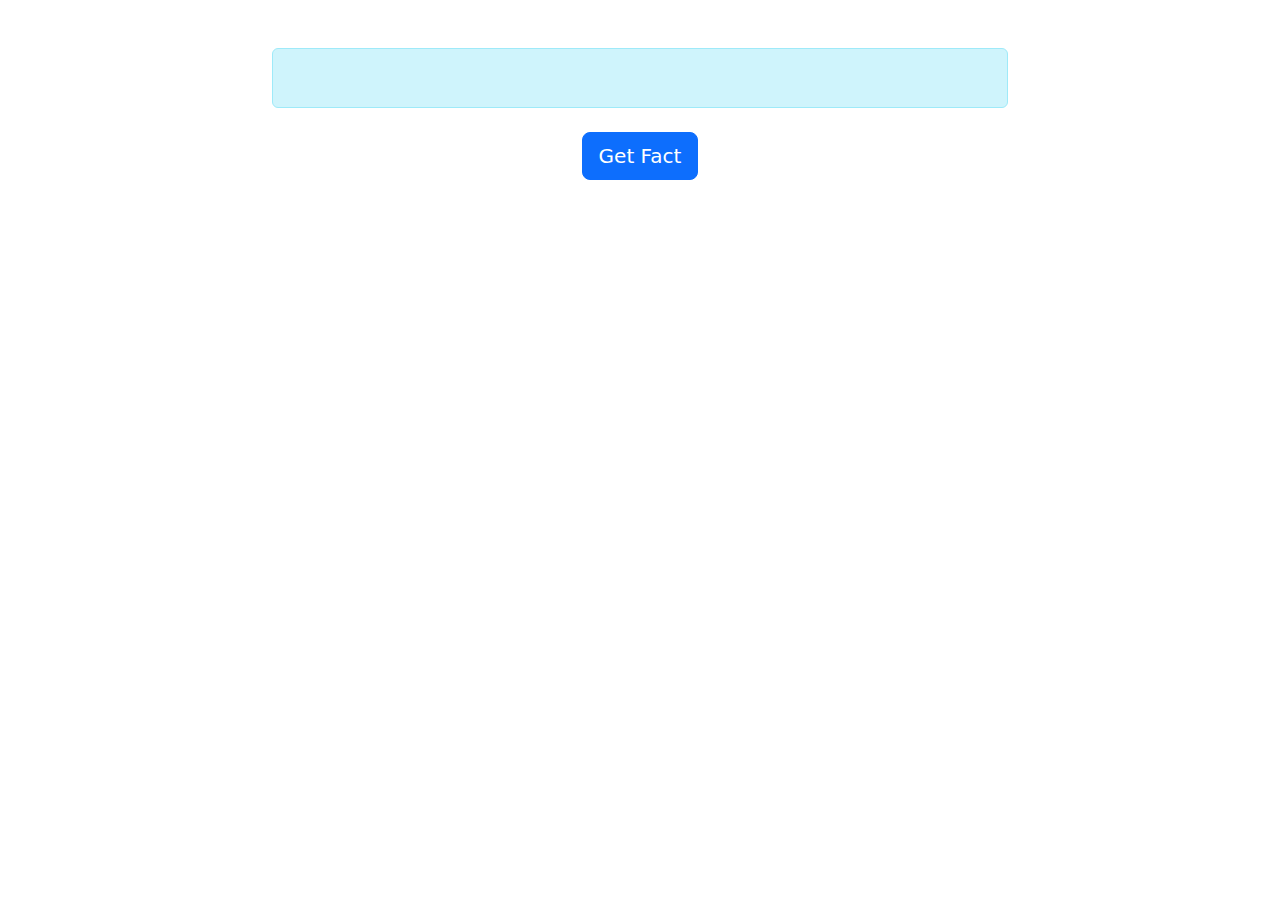
<file: JS/APIs/index.html>
<!DOCTYPE html>
<html lang="en">
<head>
    <meta charset="UTF-8">
    <meta name="viewport" content="width=device-width, initial-scale=1.0">
    <link rel="stylesheet" href="https://cdn.jsdelivr.net/npm/bootstrap@5.3.7/dist/css/bootstrap.min.css">
    <title>Document</title>
</head>
<body>
    <div class="container">
        <div class="row justify-content-center mt-5">
            <div class="col-md-8">
                <div id="fact" class="alert alert-info text-center mb-4" style="min-height: 60px;"></div>
                <div class="d-flex justify-content-center">
                    <button class="getFact btn btn-primary btn-lg">Get Fact</button>
                </div>
            </div>
        </div>
    </div>
    <script src="https://cdn.jsdelivr.net/npm/bootstrap@5.3.7/dist/js/bootstrap.bundle.min.js"></script>
    <script src="script.js"></script>
    
</body>
</html>
</file>
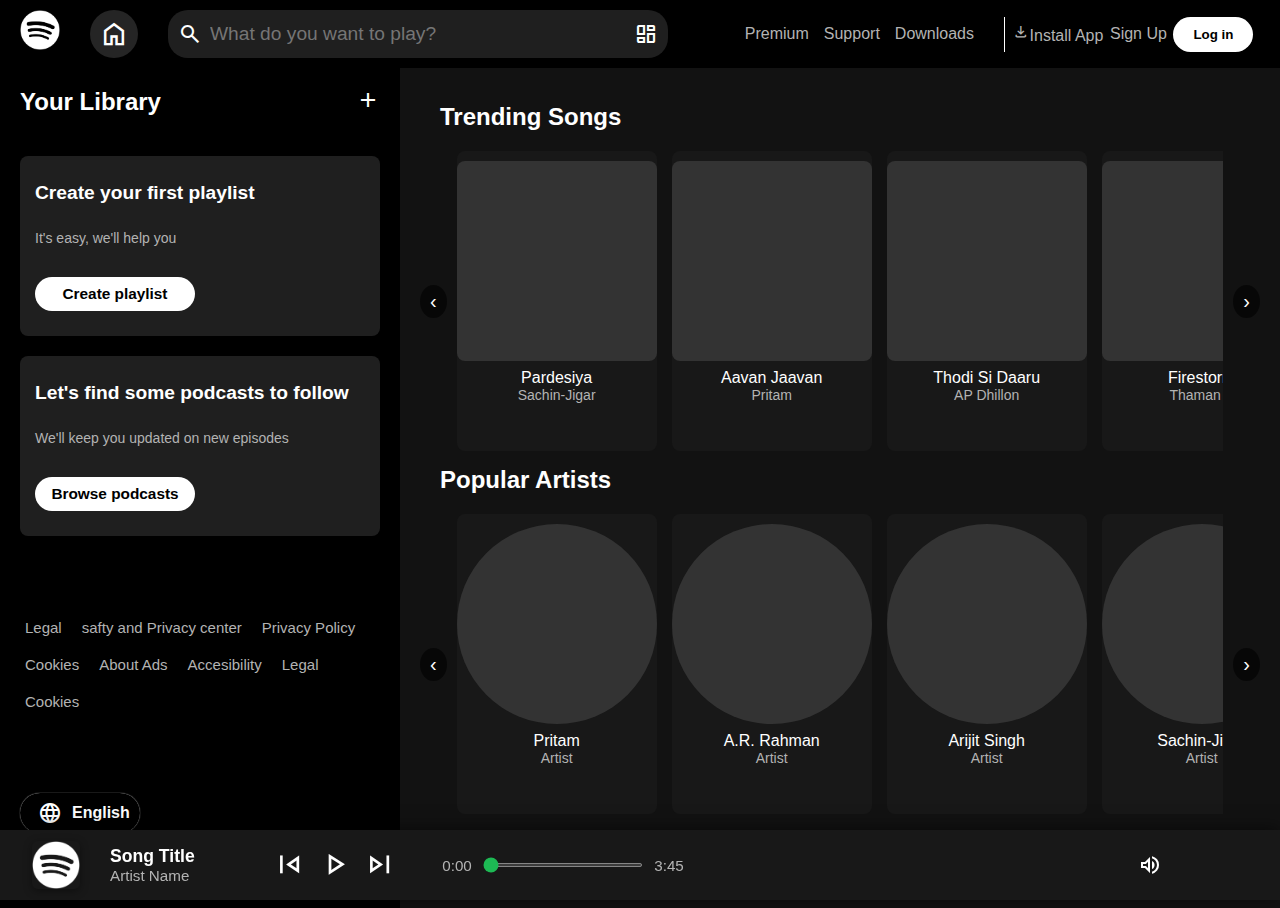
<file: PROJECTS/spotify clone/index.html>
<!DOCTYPE html>
<html lang="en">
  <head>
    <meta charset="UTF-8" />
    <meta name="viewport" content="width=device-width, initial-scale=1.0" />
    <title>Spotify Clone</title>
    <link
      href="https://fonts.googleapis.com/css2?family=Material+Symbols+Outlined"
      rel="stylesheet"
    />
    <link rel="stylesheet" href="style.css" />
  </head>
  <body>
    <header>
      <nav>
        <div class="logo"></div>
        <div class="home">
          <span class="material-symbols-outlined">home</span>
        </div>
        <div class="search-box">
          <span class="material-symbols-outlined">search</span>
          <input type="text" placeholder="What do you want to play?" />
          <span class="material-symbols-outlined">Browse</span>
        </div>
        <div class="navlinks">
          <a href="#">Premium</a>
          <a href="#">Support</a>
          <a href="#">Downloads</a>
        </div>
        <div id="right-links">
          <a href="#"
            ><span class="material-symbols-outlined download-btn">download</span
            >Install App</a>
          <a href="#">Sign Up</a>
          <button class="btn login">Log in</button>
        </div>
      </nav>
    </header>

    <main>
      <aside class="sidebar">
        <div class="library">
          <h2>Your Library</h2>
          <span class="material-symbols-outlined">add</span>
        </div>
        <div class="panels">
          <div class="panel">
            <strong>Create your first playlist</strong>
            <p class="muted">It's easy, we'll help you</p>
            <button>Create playlist</button>
          </div>
          <div class="panel">
            <strong>Let's find some podcasts to follow</strong>
            <p class="muted">We'll keep you updated on new episodes</p>
            <button>Browse podcasts</button>
          </div>
        </div>
        <div class="footlinks">
          <a href="#">Legal</a>
          <a href="#">safty and Privacy center</a>
          <a href="#">Privacy Policy</a>
          <a href="#">Cookies</a>
          <a href="#">About Ads</a>
          <a href="#">Accesibility</a>
          <a href="#">Legal</a>
          <a href="#">Cookies</a>
        </div>
        <div class="btn language">
          <span class="material-symbols-outlined">language</span>
          <p>English</p>
        </div>
      </aside>

      <section class="songArea">
        <h2>Trending Songs</h2>
        <div class="scroll-wrapper">
          <button id="trendingLeft" class="scroll-btn">&#8249;</button>
          <div class="scroll-row" id="trendingSongs">
            <div class="card">
              <div class="cover"></div>
              <div>Pardesiya</div>
              <div class="muted">Sachin-Jigar</div>
            </div>
            <div class="card">
              <div class="cover"></div>
              <div>Aavan Jaavan</div>
              <div class="muted">Pritam</div>
            </div>
            <div class="card">
              <div class="cover"></div>
              <div>Thodi Si Daaru</div>
              <div class="muted">AP Dhillon</div>
            </div>
            <div class="card">
              <div class="cover"></div>
              <div>Firestorm</div>
              <div class="muted">Thaman S</div>
            </div>
            <div class="card">
              <div class="cover"></div>
              <div>MF Gabhrul</div>
              <div class="muted">Karan Aujla</div>
            </div>
            <div class="card">
              <div class="cover"></div>
              <div>Pardesiya</div>
              <div class="muted">Sachin-Jigar</div>
            </div>
            <div class="card">
              <div class="cover"></div>
              <div>Aavan Jaavan</div>
              <div class="muted">Pritam</div>
            </div>
            <div class="card">
              <div class="cover"></div>
              <div>Thodi Si Daaru</div>
              <div class="muted">AP Dhillon</div>
            </div>
            <div class="card">
              <div class="cover"></div>
              <div>Firestorm</div>
              <div class="muted">Thaman S</div>
            </div>
            <div class="card">
              <div class="cover"></div>
              <div>MF Gabhrul</div>
              <div class="muted">Karan Aujla</div>
            </div>
            <div class="card">
              <div class="cover"></div>
              <div>Pardesiya</div>
              <div class="muted">Sachin-Jigar</div>
            </div>
            <div class="card">
              <div class="cover"></div>
              <div>Aavan Jaavan</div>
              <div class="muted">Pritam</div>
            </div>
            <div class="card">
              <div class="cover"></div>
              <div>Thodi Si Daaru</div>
              <div class="muted">AP Dhillon</div>
            </div>
            <div class="card">
              <div class="cover"></div>
              <div>Firestorm</div>
              <div class="muted">Thaman S</div>
            </div>
            <div class="card">
              <div class="cover"></div>
              <div>MF Gabhrul</div>
              <div class="muted">Karan Aujla</div>
            </div>
            <div class="card">
              <div class="cover"></div>
              <div>Pardesiya</div>
              <div class="muted">Sachin-Jigar</div>
            </div>
            <div class="card">
              <div class="cover"></div>
              <div>Aavan Jaavan</div>
              <div class="muted">Pritam</div>
            </div>
            <div class="card">
              <div class="cover"></div>
              <div>Thodi Si Daaru</div>
              <div class="muted">AP Dhillon</div>
            </div>
            <div class="card">
              <div class="cover"></div>
              <div>Firestorm</div>
              <div class="muted">Thaman S</div>
            </div>
            <div class="card">
              <div class="cover"></div>
              <div>MF Gabhrul</div>
              <div class="muted">Karan Aujla</div>
            </div>
            <div class="card">
              <div class="cover"></div>
              <div>Pardesiya</div>
              <div class="muted">Sachin-Jigar</div>
            </div>
            <div class="card">
              <div class="cover"></div>
              <div>Aavan Jaavan</div>
              <div class="muted">Pritam</div>
            </div>
            <div class="card">
              <div class="cover"></div>
              <div>Thodi Si Daaru</div>
              <div class="muted">AP Dhillon</div>
            </div>
            <div class="card">
              <div class="cover"></div>
              <div>Firestorm</div>
              <div class="muted">Thaman S</div>
            </div>
            <div class="card">
              <div class="cover"></div>
              <div>MF Gabhrul</div>
              <div class="muted">Karan Aujla</div>
            </div>
          </div>
          <button id="trendingRight" class="scroll-btn">&#8250;</button>
        </div>

        <h2>Popular Artists</h2>
        <div class="scroll-wrapper">
          <button id="artistLeft" class="scroll-btn">&#8249;</button>
          <div class="scroll-row" id="popularArtists">
            <div class="card">
              <div class="circle"></div>
              <div>Pritam</div>
              <div class="muted">Artist</div>
            </div>
            <div class="card">
              <div class="circle"></div>
              <div>A.R. Rahman</div>
              <div class="muted">Artist</div>
            </div>
            <div class="card">
              <div class="circle"></div>
              <div>Arijit Singh</div>
              <div class="muted">Artist</div>
            </div>
            <div class="card">
              <div class="circle"></div>
              <div>Sachin-Jigar</div>
              <div class="muted">Artist</div>
            </div>
            <div class="card">
              <div class="circle"></div>
              <div>Vishal-Shekhar</div>
              <div class="muted">Artist</div>
            </div>
            <div class="card">
              <div class="circle"></div>
              <div>Atif Aslam</div>
              <div class="muted">Artist</div>
            </div>
            <div class="card">
              <div class="circle"></div>
              <div>Pritam</div>
              <div class="muted">Artist</div>
            </div>
            <div class="card">
              <div class="circle"></div>
              <div>A.R. Rahman</div>
              <div class="muted">Artist</div>
            </div>
            <div class="card">
              <div class="circle"></div>
              <div>Arijit Singh</div>
              <div class="muted">Artist</div>
            </div>
            <div class="card">
              <div class="circle"></div>
              <div>Sachin-Jigar</div>
              <div class="muted">Artist</div>
            </div>
            <div class="card">
              <div class="circle"></div>
              <div>Vishal-Shekhar</div>
              <div class="muted">Artist</div>
            </div>
            <div class="card">
              <div class="circle"></div>
              <div>Atif Aslam</div>
              <div class="muted">Artist</div>
            </div>
            <div class="card">
              <div class="circle"></div>
              <div>Pritam</div>
              <div class="muted">Artist</div>
            </div>
            <div class="card">
              <div class="circle"></div>
              <div>A.R. Rahman</div>
              <div class="muted">Artist</div>
            </div>
            <div class="card">
              <div class="circle"></div>
              <div>Arijit Singh</div>
              <div class="muted">Artist</div>
            </div>
            <div class="card">
              <div class="circle"></div>
              <div>Sachin-Jigar</div>
              <div class="muted">Artist</div>
            </div>
            <div class="card">
              <div class="circle"></div>
              <div>Vishal-Shekhar</div>
              <div class="muted">Artist</div>
            </div>
            <div class="card">
              <div class="circle"></div>
              <div>Atif Aslam</div>
              <div class="muted">Artist</div>
            </div>
            <div class="card">
              <div class="circle"></div>
              <div>Pritam</div>
              <div class="muted">Artist</div>
            </div>
            <div class="card">
              <div class="circle"></div>
              <div>A.R. Rahman</div>
              <div class="muted">Artist</div>
            </div>
            <div class="card">
              <div class="circle"></div>
              <div>Arijit Singh</div>
              <div class="muted">Artist</div>
            </div>
            <div class="card">
              <div class="circle"></div>
              <div>Sachin-Jigar</div>
              <div class="muted">Artist</div>
            </div>
            <div class="card">
              <div class="circle"></div>
              <div>Vishal-Shekhar</div>
              <div class="muted">Artist</div>
            </div>
            <div class="card">
              <div class="circle"></div>
              <div>Atif Aslam</div>
              <div class="muted">Artist</div>
            </div>
          </div>
          <button id="artistRight" class="scroll-btn">&#8250;</button>
        </div>
      </section>
      <section id="music-player">
        <span id="song-img"
          ><img
            src="logo.png"
            alt="Song Cover"
            style="width: 48px; height: 48px; border-radius: 6px"
        /></span>
        <div id="song-info">
          <div id="song-title">Song Title</div>
          <div id="song-artist">Artist Name</div>
        </div>
        <div id="player-controls">
          <span class="material-symbols-outlined">skip_previous</span>
          <span class="material-symbols-outlined">play_arrow</span>
          <span class="material-symbols-outlined">skip_next</span>
        </div>
        <div id="player-progress">
          <span id="current-time">0:00</span>
          <input type="range" id="progress-bar" min="0" max="100" value="0" />
          <span id="duration">3:45</span>
        </div>
        <div id="player-volume">
          <span class="material-symbols-outlined">volume_up</span>
          <input type="range" id="volume-bar" min="0" max="100" value="80" />
        </div>
      </section>
    </main>

    <script src="script.js"></script>
  </body>
</html>
</file>
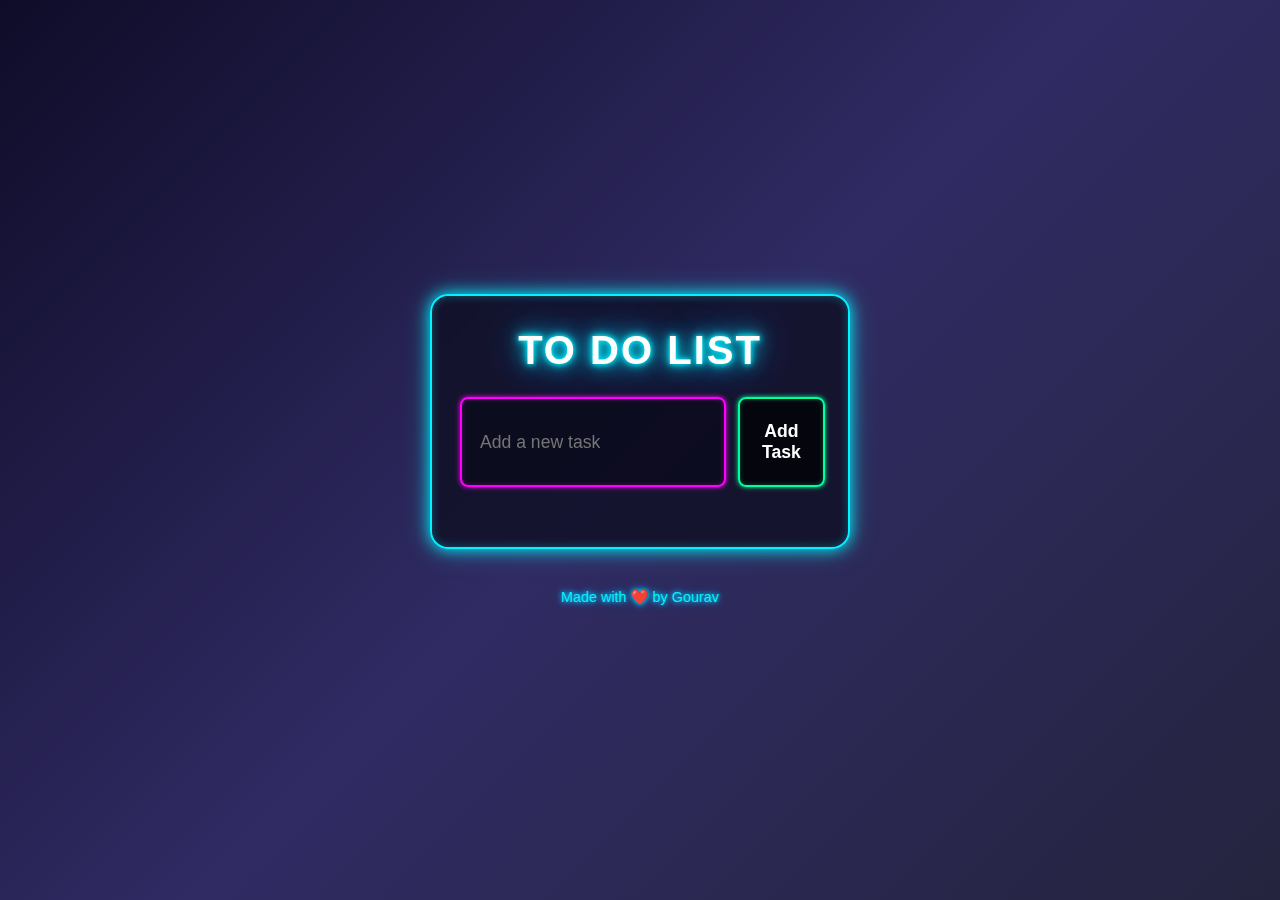
<file: PROJECTS/TO-DO-LIST/index.html>
<!DOCTYPE html>
<html lang="en">
<head>
  <meta charset="UTF-8">
  <meta name="viewport" content="width=device-width, initial-scale=1.0">
  <title>To-Do List</title>
  <link rel="stylesheet" href="style.css">
</head>
<body>
  <div class="container">
    <h1>TO DO LIST</h1>

    <!-- Use a form for better styling and alignment -->
    <form id="task-form">
      <input type="text" id="task-input" placeholder="Add a new task" required>
      <button type="submit" id="add-task-button">Add Task</button>
    </form>

    <ul id="task-list"></ul>
  </div>
  <!-- Branding Footer -->
  <footer class="branding">
    <p>Made with ❤️ by Gourav</p>
  </footer>

  <script src="script.js"></script>
</body>
</html>
</file>
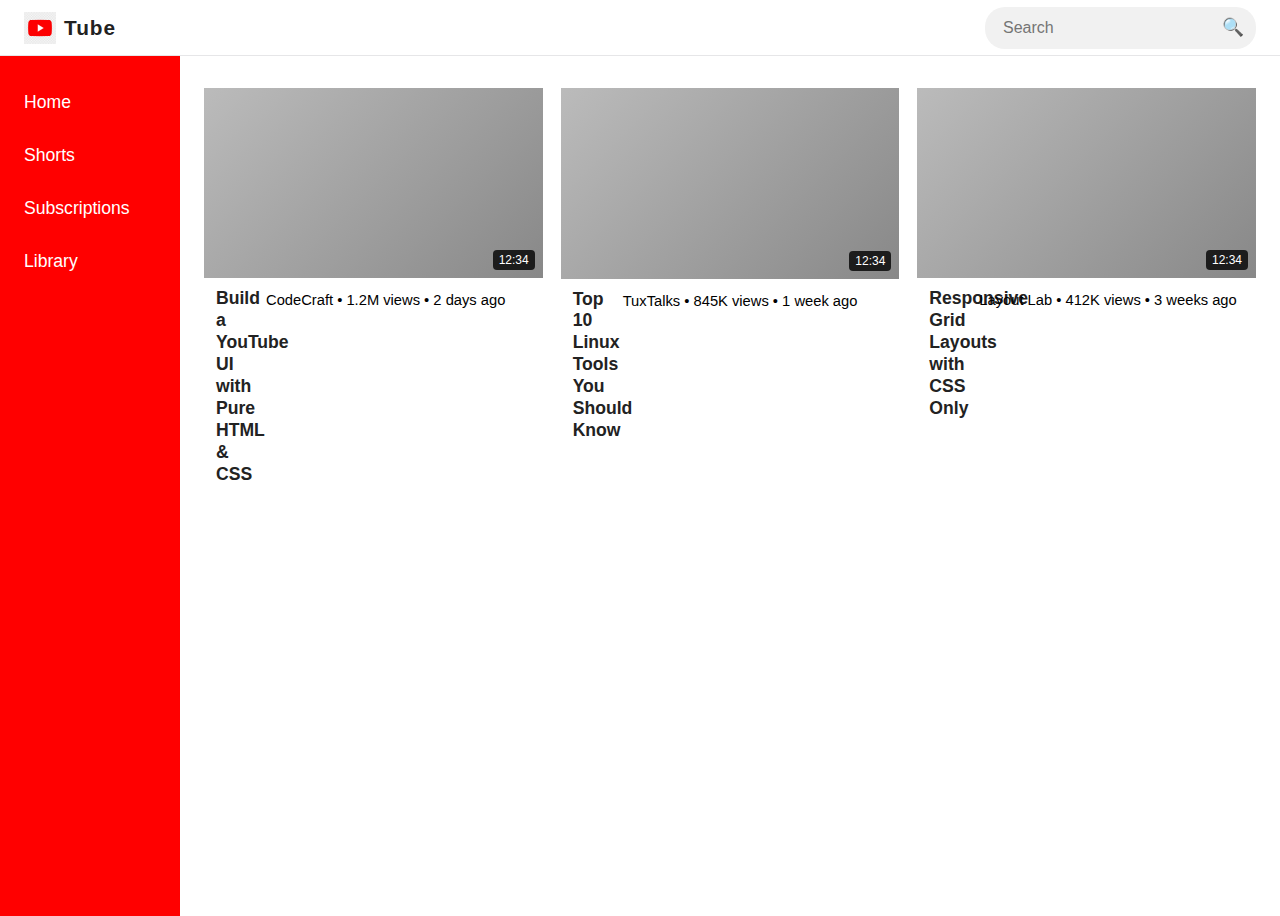
<file: PROJECTS/YOUTUBE/index.html>
<!DOCTYPE html>
<html lang="en">
  <head>
    <meta charset="utf-8" />
    <meta name="viewport" content="width=device-width, initial-scale=1" />
    <title>YouTube</title>
    <meta
      name="description"
      content="A responsive YouTube-like layout using only HTML and CSS."
    />
    <link rel="stylesheet" href="style.css">
  </head>
  <body>
    <header>
      <a class="logo" href="#">
        <img src="logo.webp" alt="Logo" width="32" height="32" style="vertical-align:middle;" />
        <span>Tube</span>
      </a>
      <form class="search-box" action="#" method="get">
        <input type="search" name="q" placeholder="Search" />
        <button type="submit">🔍</button>
      </form>
    </header>
    <div style="display:flex; min-height:calc(100vh - 40px);">
      <nav class="sidebar">
        <a href="#">Home</a>
        <a href="#">Shorts</a>
        <a href="#">Subscriptions</a>
        <a href="#">Library</a>
      </nav>
      <main class="content-container">
        <section class="grid">
          <article class="card">
            <div class="thumb"></div>
            <div class="meta">
              <h3 class="title">Build a YouTube UI with Pure HTML & CSS</h3>
              <p class="sub">CodeCraft • 1.2M views • 2 days ago</p>
            </div>
          </article>
          <article class="card">
            <div class="thumb"></div>
            <div class="meta">
              <h3 class="title">Top 10 Linux Tools You Should Know</h3>
              <p class="sub">TuxTalks • 845K views • 1 week ago</p>
            </div>
          </article>
          <article class="card">
            <div class="thumb"></div>
            <div class="meta">
              <h3 class="title">Responsive Grid Layouts with CSS Only</h3>
              <p class="sub">Layout Lab • 412K views • 3 weeks ago</p>
            </div>
          </article>
        </section>
      </main>
    </div>
  </body>
</html>
</file>
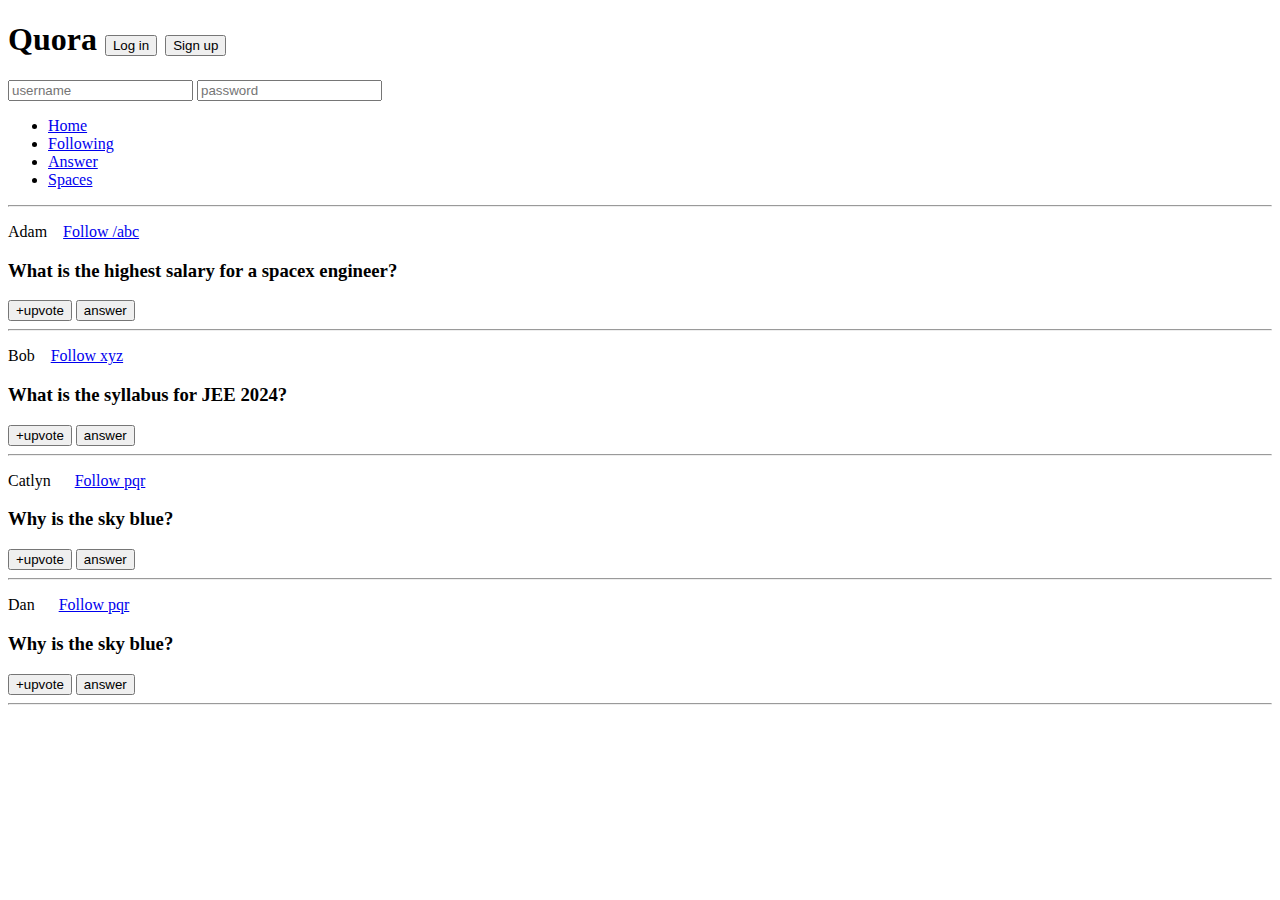
<file: PROJECTS/new/Delta/CSS/Chapter2 (Selectors)/index.html>
<!DOCTYPE html>
<html lang="en">
  <head>
    <meta charset="UTF-8" />
    <meta http-equiv="X-UA-Compatible" content="IE=edge" />
    <meta name="viewport" content="width=device-width, initial-scale=1.0" />
    <title>CSS Chapter2</title>
  </head>
  <body>
    <header>
        <h1>Quora 
            <button id="login">Log in</button>
            <button id="signup">Sign up</button>
        </h1>
        <div>
            <input type="text" placeholder="username">
            <input type="password" placeholder="password">
        </div>
        <nav>
            <ul>
                <li><a href="/home">Home</a></li>
                <li><a href="/following">Following</a></li>
                <li><a href="/answer">Answer</a></li>
                <li><a href="/spaces">Spaces</a></li>
            </ul>
        </nav>
        <hr>
    </header>
    <main>
        <p>
        Adam &nbsp;&nbsp;
        <a class="follow" href="/adam">Follow /abc</a></span>
        </p>
        <h3>What is the highest salary for a spacex engineer?</h3>
        <span>
            <button>+upvote</button>
            <button>answer</button>
        </span>
        <hr />

        <p>
        Bob &nbsp;&nbsp;
        <a class="follow" href="/bob">Follow xyz</a>
        </p>
        <h3>What is the syllabus for JEE 2024?</h3>
        <span>
            <button>+upvote</button>
            <button>answer</button>
        </span>
        <hr />

        <p>
        Catlyn &nbsp;&nbsp;&nbsp;&nbsp;
        <a class="follow" href="/catlyn">Follow pqr</a>
        </p>
        <h3>Why is the sky blue?</h3>
        <span>
            <button>+upvote</button>
            <button>answer</button>
        </span>
        <hr />

        <p>
            Dan &nbsp;&nbsp;&nbsp;&nbsp;
            <a class="follow" href="/dan">Follow pqr</a>
            </p>
            <h3>Why is the sky blue?</h3>
            <span>
                <button>+upvote</button>
                <button>answer</button>
            </span>
            <hr />
    </main>
  </body>
</html>
</file>
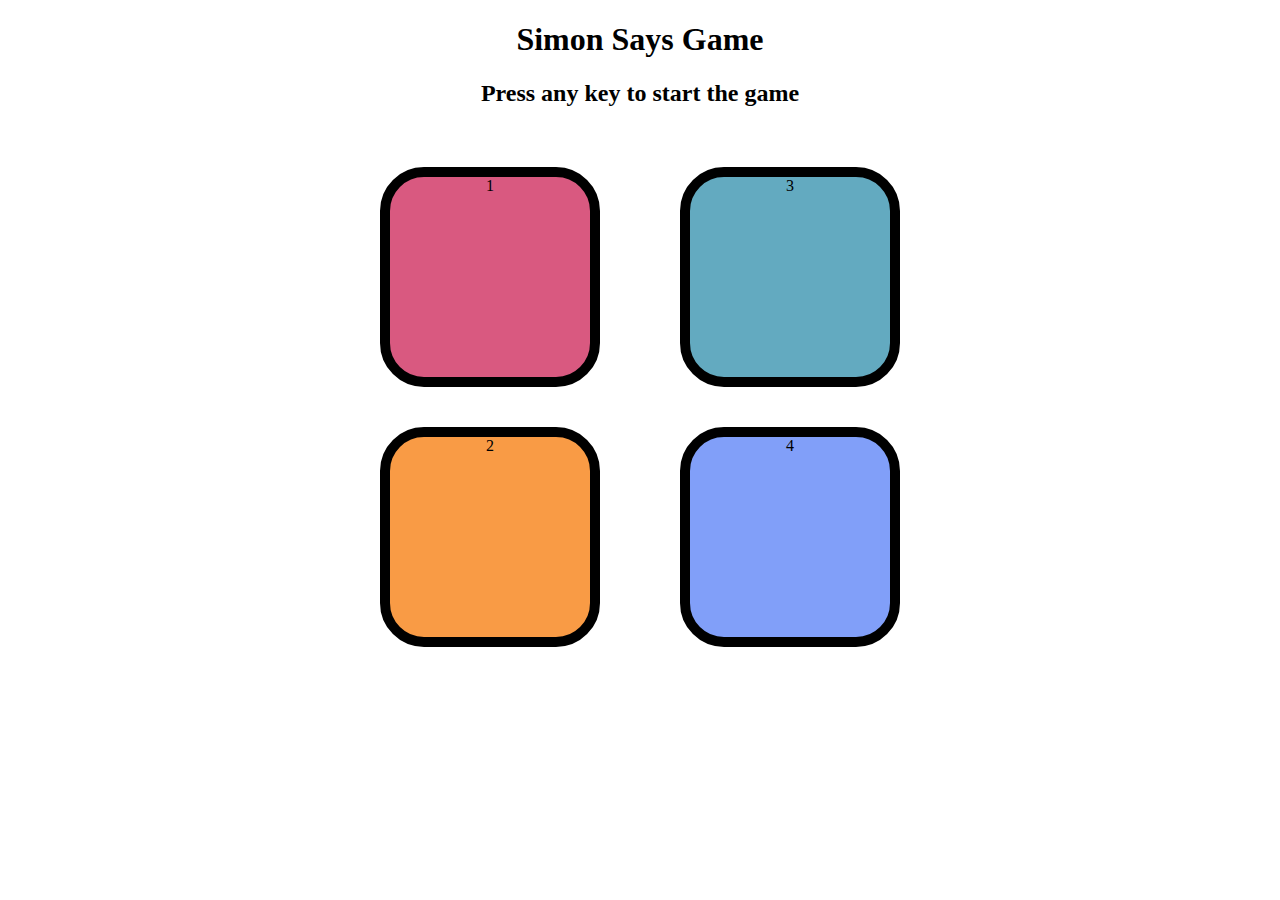
<file: PROJECTS/new/Delta/JS/Simon Says/index.html>
<!DOCTYPE html>
<html lang="en">
  <head>
    <meta charset="UTF-8" />
    <meta name="viewport" content="width=device-width, initial-scale=1.0" />
    <title>Simon Says Game</title>
    <link rel="stylesheet" href="style.css" />
  </head>
  <body>
    <h1>Simon Says Game</h1>
    <h2>Press any key to start the game</h2>

    <div class="btn-container">
      <div class="line-one">
        <div class="btn red" type="button" id="red">1</div>
        <div class="btn yellow" type="button" id="yellow">2</div>
      </div>
      <div class="line-two">
        <div class="btn green" type="button" id="green">3</div>
        <div class="btn purple" type="button" id="purple">4</div>
      </div>
    </div>

    <script src="app.js"></script>
  </body>
</html>
</file>
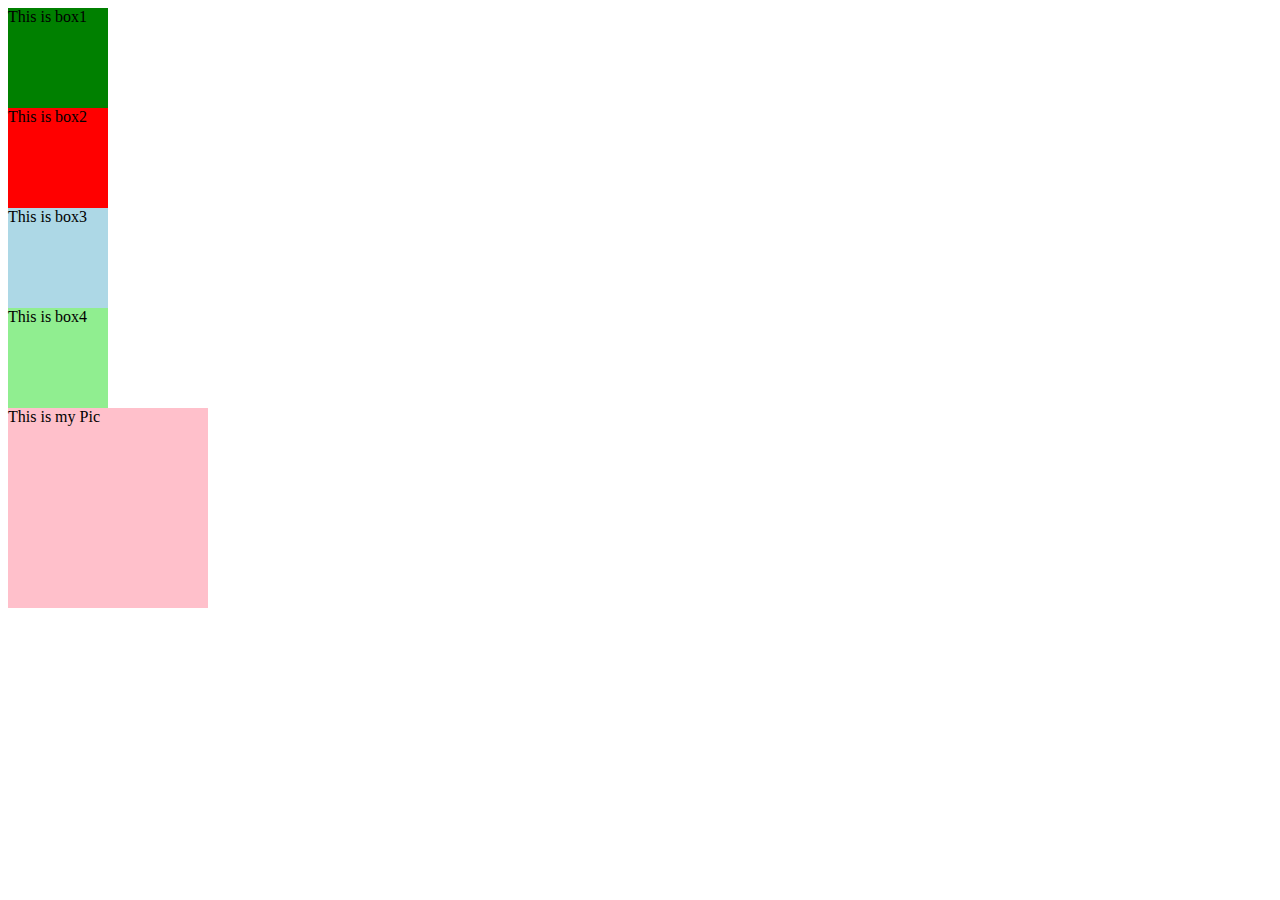
<file: PROJECTS/new/Delta/CSS/Chapter4/Assignment/index.html>
<!DOCTYPE html>
<html lang="en">
  <head>
    <meta charset="UTF-8" />
    <meta http-equiv="X-UA-Compatible" content="IE=edge" />
    <meta name="viewport" content="width=device-width, initial-scale=1.0" />
    <title>CSS Assignment</title>
    <link rel="stylesheet" href="style.css" />
  </head>
  <body>
    <div id="box1">This is box1</div>
    <div id="box2">This is box2</div>
    <div id="box3">This is box3</div>
    <div id="box4">This is box4</div>
    <div id="myPic">This is my Pic</div>
  </body>
</html>
</file>
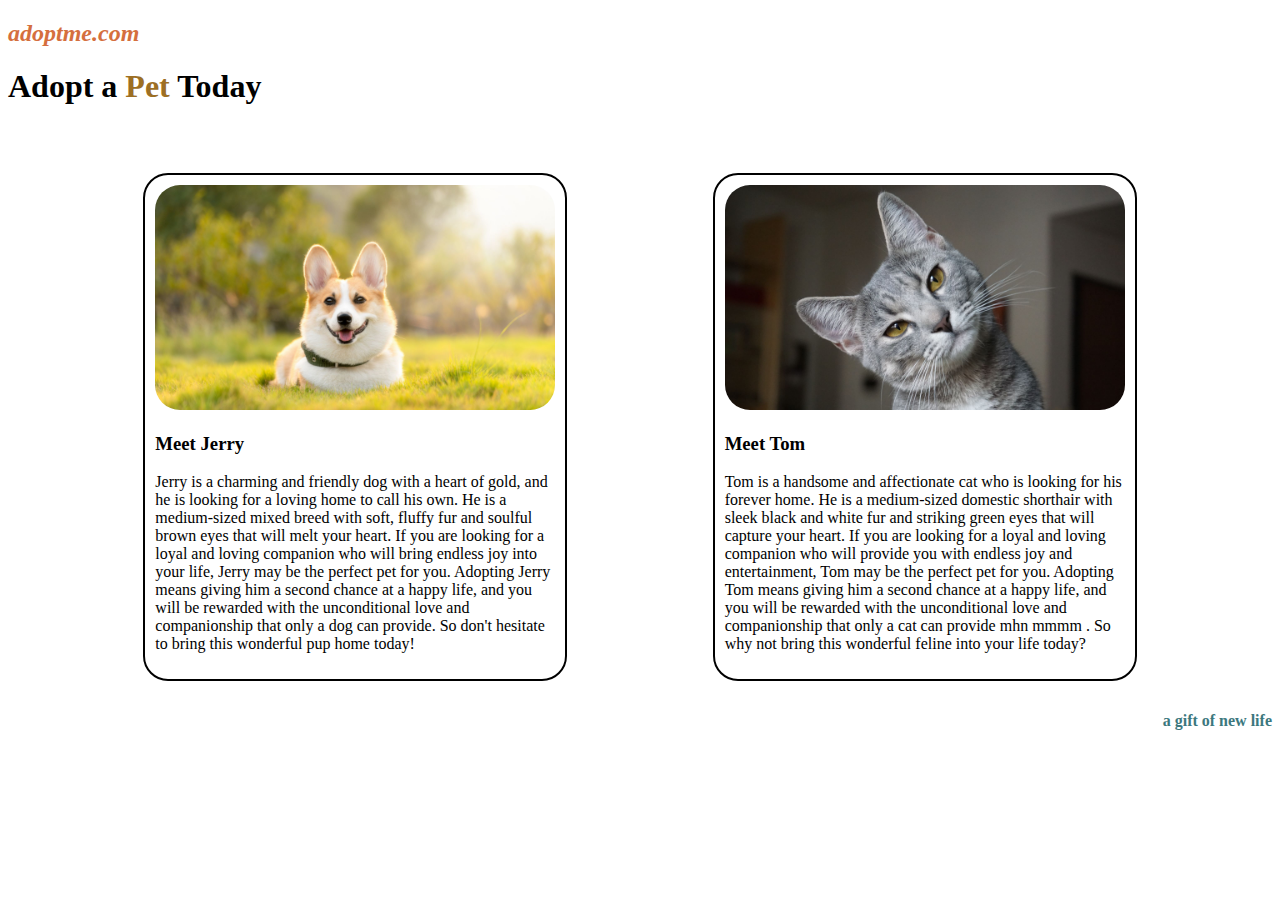
<file: PROJECTS/new/Delta/CSS/Chapter6 (Pet Adoption)/Pet Adoption/index.html>
<!DOCTYPE html>
<html lang="en">
  <head>
    <meta charset="UTF-8" />
    <meta http-equiv="X-UA-Compatible" content="IE=edge" />
    <meta name="viewport" content="width=device-width, initial-scale=1.0" />
    <title>CSS</title>
    <link rel="stylesheet" href="style.css" />
  </head>
  <body>
    <h2><i>adoptme.com</i></h2>
    <h1>Adopt a <span>Pet</span> Today</h1>
    <br /><br />
    <div id="pets">
      <div class="card">
        <img src="dog.jpg" alt="jerry" />
        <h3>Meet Jerry</h3>
        <p>
          Jerry is a charming and friendly dog with a heart of gold, and he is
          looking for a loving home to call his own. He is a medium-sized mixed
          breed with soft, fluffy fur and soulful brown eyes that will melt your
          heart. If you are looking for a loyal and loving companion who will
          bring endless joy into your life, Jerry may be the perfect pet for
          you. Adopting Jerry means giving him a second chance at a happy life,
          and you will be rewarded with the unconditional love and companionship
          that only a dog can provide. So don't hesitate to bring this wonderful
          pup home today!
        </p>
      </div>
      <div class="card">
        <img src="cat.jpg" alt="tom" />
        <h3>Meet Tom</h3>
        <p>
          Tom is a handsome and affectionate cat who is looking for his forever
          home. He is a medium-sized domestic shorthair with sleek black and
          white fur and striking green eyes that will capture your heart. If you
          are looking for a loyal and loving companion who will provide you with
          endless joy and entertainment, Tom may be the perfect pet for you.
          Adopting Tom means giving him a second chance at a happy life, and you
          will be rewarded with the unconditional love and companionship that
          only a cat can provide mhn mmmm . So why not bring this wonderful
          feline into your life today?
        </p>
      </div>
    </div>
    <h4>a gift of new life</h4>
  </body>
</html>
</file>
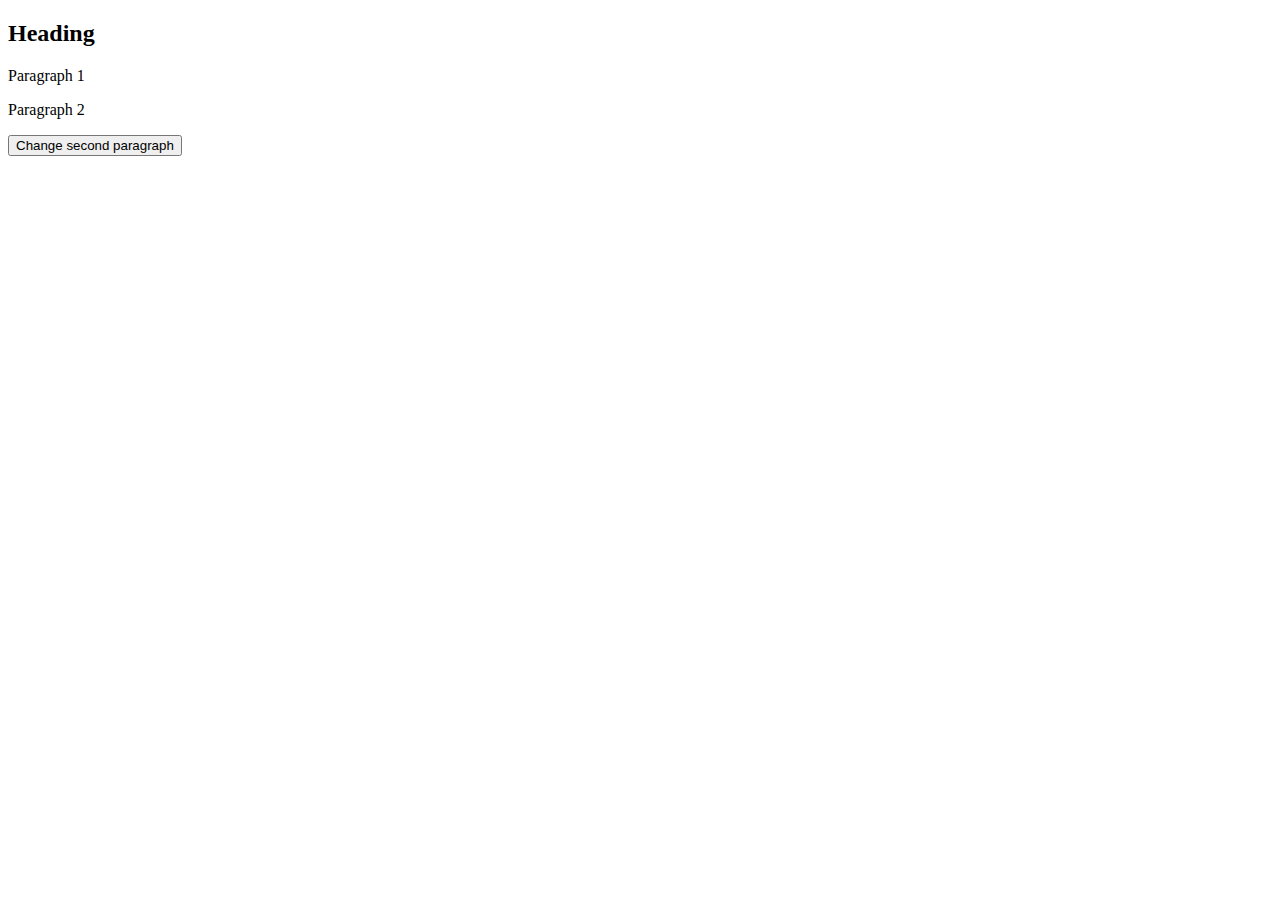
<file: JS/DOM_traversal.html>
<!DOCTYPE html>
<html lang="en">
  <head>
    <meta charset="UTF-8" />
    <meta name="viewport" content="width=device-width, initial-scale=1.0" />
    <title>Document</title>
  </head>
  <body>
    <div class="container">
      <h2>Heading</h2>
      <p>Paragraph 1</p>
      <p>Paragraph 2</p>
      <button>Change second paragraph</button>
    </div>

     <script>
// Select the button.

// On click, use .parentElement → then .children → then access the 3rd child and change its content. -->

        let btn = document.querySelector("button");
        btn.addEventListener("click" , ()=>{
            btn.parentElement.children[2].innerText = "you are best";
        })
    </script>
  </body>
</html>
</file>
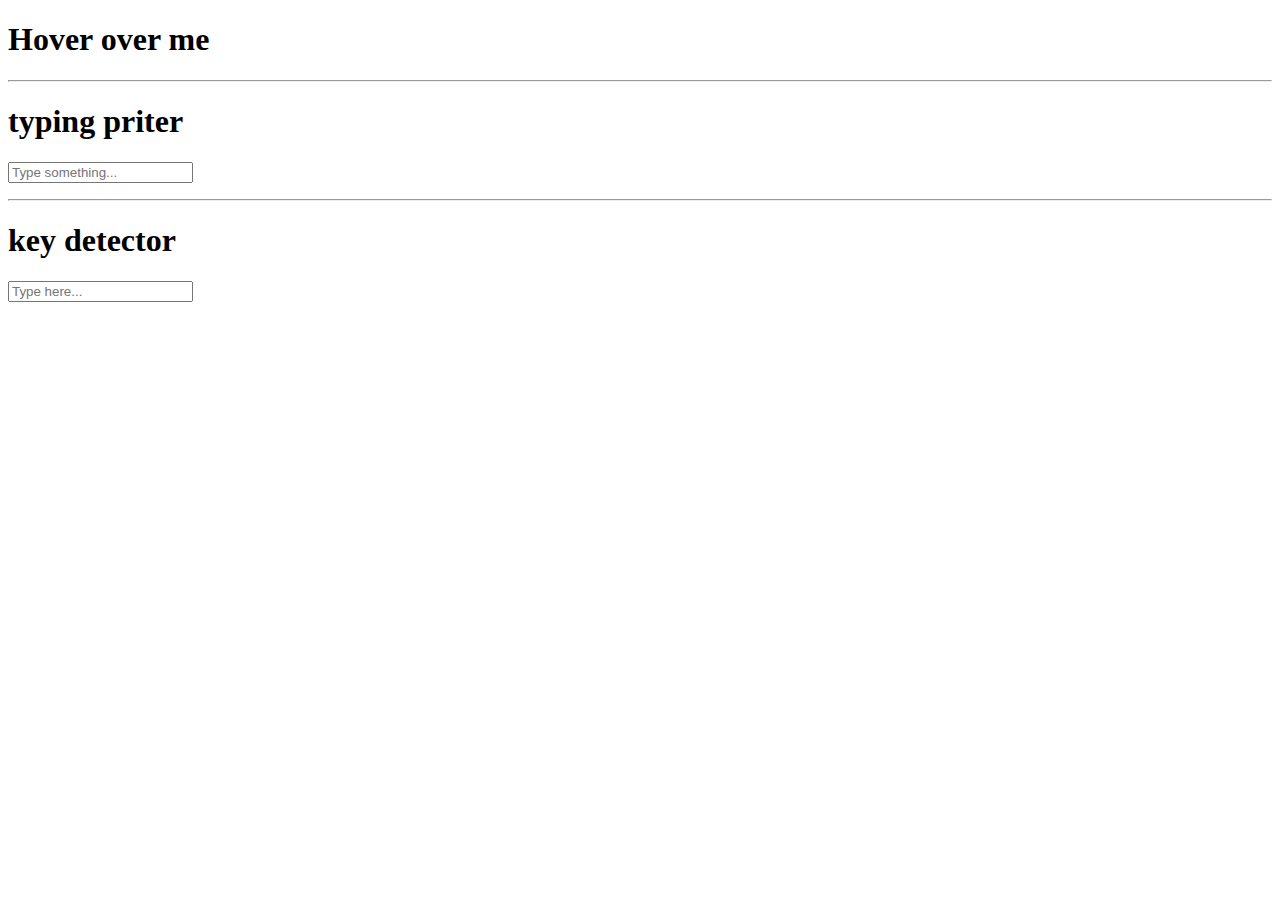
<file: JS/EventListeners.html>
<!DOCTYPE html>
<html lang="en">
  <head>
    <meta charset="UTF-8" />
    <meta name="viewport" content="width=device-width, initial-scale=1.0" />
    <title>Document</title>
  </head>
  <body>
    <h1 id="hoverTitle">Hover over me</h1>
    <hr />
    <h1>typing priter</h1>
    <input type="text" id="inputField" placeholder="Type something..." />
    <p id="inputOutput"></p>
    <hr />
    <h1>key detector</h1>
    <input type="text" id="myInput" placeholder="Type here..." />
    <p id="output"></p>

    <script>
        // Hover effect
        let hoverTitle = document.querySelector("#hoverTitle");
        hoverTitle.addEventListener("mouseenter", () => {
          hoverTitle.style.color = "green";
        });
        hoverTitle.addEventListener("mouseleave", () => {
          hoverTitle.style.color = "black";
        });

        // Typing input
        let inputField = document.querySelector("#inputField");
        let inputOutput = document.querySelector("#inputOutput");

        inputField.addEventListener("input", () => {
          inputOutput.innerText = "You typed: " + inputField.value;
        });

        // Key detection
        const keyInput = document.getElementById("myInput");
        const keyOutput = document.getElementById("output");

        // Uncomment to enable keydown event on the input
        keyInput.addEventListener("keydown", (e) => {
          keyOutput.innerText = "You pressed: " + e.key;
        });

        // Uncomment to enable keyup event on the input
        // keyInput.addEventListener("keyup", function (e) {
        //   keyOutput.innerText ="Key released: " + e.key;
        // });

        document.addEventListener("keydown", function (e) {
          if (e.ctrlKey && e.key === "s") {
            e.preventDefault();
            alert("Ctrl + S was pressed. Custom save triggered!");
          }
        });
        document.addEventListener("dblclick" , () =>{
            console.log("Double click");
            
        }
    )
    </script>
  </body>
</html>
</file>
<file: PROJECTS/YOUTUBE/style.css>
* {
  margin: 0;
  padding: 0;
  box-sizing: border-box;
}
body {
  min-height: 100vh;
  font-family: Arial, Helvetica, sans-serif;
  background: #f9f9f9;
}

header {
  height: 56px;
  display: flex;
  align-items: center;
  justify-content: space-between;
  padding: 0 24px;
  background: #fff;
  border-bottom: 1px solid #e6e6e8;
  position: sticky;
  top: 0;
  z-index: 10;
}

.logo {
  display: flex;
  align-items: center;
  gap: 8px;
  font-size: 1.5rem;
  font-weight: bold;
  color: #ff0000;
  text-decoration: none;
}
.logo span {
  color: #222;
  font-weight: 700;
  font-size: 1.3rem;
  letter-spacing: 1px;
}

.search-box {
  display: flex;
  align-items: center;
  background: #f1f1f1;
  border-radius: 20px;
  padding: 4px 12px;
  gap: 6px;
}
.search-box input[type="search"] {
  border: none;
  outline: none;
  background: transparent;
  padding: 8px 6px;
  font-size: 1rem;
  min-width: 180px;
}
.search-box button {
  border: none;
  background: transparent;
  font-size: 1.1rem;
  cursor: pointer;
}

.sidebar {
  width: 180px;
  background: #ff0000;
  color: #fff;
  display: flex;
  flex-direction: column;
  padding: 24px 0 0 0;
  min-height: calc(100vh - 56px);
  gap: 8px;
}
.sidebar a {
  color: #fff;
  text-decoration: none;
  padding: 12px 24px;
  font-size: 1.1rem;
  border-radius: 6px 0 0 6px;
  transition: background 0.2s;
}
.sidebar a:hover {
  background: #d90000;
}

.content-container {
  flex: 1;
  background: #fff;
  padding: 32px 24px;
  overflow-y: auto;
  min-height: calc(100vh - 56px);
}

.grid {
  display: grid;
  grid-template-columns: repeat(auto-fill, minmax(260px, 1fr));
  gap: 24px;
}

.card {
  background: #fafafa;
  border-radius: 12px;
  box-shadow: 0 2px 8px rgba(0,0,0,0.04);
  overflow: hidden;
  border: 1px solid #ececec;
  display: flex;
  flex-direction: column;
}
.thumb {
  background: #e0e0e0;
  aspect-ratio: 16/9;
  width: 100%;
  display: flex;
  align-items: center;
  justify-content: center;
}
.meta {
  padding: 16px;
}
.title {
  font-size: 1.1rem;
  font-weight: 600;
  margin-bottom: 6px;
  color: #222;
}
.sub {
  color: #666;
  font-size: 0.95rem;
}

.logo {
  display: inline-flex;
  align-items: center;
  gap: 8px;
  text-decoration: none;
  color: var(--text);
  font-weight: 700;
  letter-spacing: -0.2px;
}
.logo svg {
  width: 28px;
  height: 28px;
}

.search {
  flex: 1 1 auto;
  display: flex;
  align-items: center;
  gap: 8px;
  max-width: 900px;
  margin-inline: auto;
}
.search form {
  flex: 1;
  display: flex;
  align-items: stretch;
  gap: 8px;
}
.search-input {
  flex: 1;
  border: 1px solid var(--border);
  background: var(--surface);
  border-radius: 999px;
  padding: 10px 14px;
  color: var(--text);
}
.search-btn,
.mic-btn {
  border: 1px solid var(--border);
  background: var(--surface);
  border-radius: 999px;
  height: 40px;
  min-width: 40px;
  display: grid;
  place-items: center;
  cursor: pointer;
}
.search-btn:focus-visible,
.mic-btn:focus-visible {
  outline: var(--focus);
}

.actions {
  display: flex;
  align-items: center;
  gap: 12px;
}
.icon-btn {
  width: 40px;
  height: 40px;
  border-radius: 999px;
  border: 1px solid var(--border);
  background: var(--surface);
  display: grid;
  place-items: center;
  cursor: pointer;
}
.avatar {
  width: 32px;
  height: 32px;
  border-radius: 999px;
  background: linear-gradient(145deg, #888, #444);
  border: 1px solid var(--border);
}

aside.sidebar {
  grid-area: sidebar;
  position: sticky;
  top: 64px;
  align-self: start;
  height: calc(100dvh - 64px);
  background: var(--bg);
  border-right: 1px solid var(--border);
  padding: 12px;
  overflow: auto;
}

.nav-group {
  margin-bottom: 16px;
}
.nav-group h4 {
  margin: 10px 10px 8px;
  font-size: 0.9rem;
  color: var(--muted);
  font-weight: 600;
}
.nav-item {
  display: grid;
  grid-template-columns: 32px 1fr;
  align-items: center;
  gap: 10px;
  padding: 10px 12px;
  border-radius: 10px;
  text-decoration: none;
  color: var(--text);
}
.nav-item:hover {
  background: var(--surface);
}
.nav-item svg {
  width: 22px;
  height: 22px;
}

main {
  grid-area: main;
  padding: 16px clamp(12px, 3vw, 24px);
}

.chip-row {
  display: flex;
  gap: 10px;
  overflow: auto;
  padding: 6px 2px 12px;
}
.chip {
  border: 1px solid var(--border);
  background: var(--surface);
  border-radius: 999px;
  padding: 8px 12px;
  white-space: nowrap;
  font-size: 0.9rem;
  cursor: default;
}
.chip.active {
  background: var(--text);
  color: var(--bg);
  border-color: var(--text);
}

.grid {
  --min: 260px;
  display: grid;
  grid-template-columns: repeat(auto-fill, minmax(var(--min), 1fr));
  gap: clamp(12px, 2vw, 18px);
  align-content: start;
}

.card {
  background: var(--card);
  border: 1px solid var(--border);
  border-radius: var(--radius);
  box-shadow: var(--shadow);
  overflow: clip;
}
.thumb {
  aspect-ratio: 16 / 9;
  background: linear-gradient(135deg, #bbb, #888);
  display: grid;
  place-items: center;
  position: relative;
}
.thumb::after {
  content: "12:34";
  position: absolute;
  right: 8px;
  bottom: 8px;
  background: rgba(0, 0, 0, 0.8);
  color: white;
  font-size: 12px;
  padding: 3px 6px;
  border-radius: 4px;
}
.thumb svg {
  width: 44px;
  height: 44px;
  opacity: 0.2;
}

.meta {
  display: grid;
  grid-template-columns: 40px 1fr;
  gap: 10px;
  padding: 10px 12px 14px;
}
.channel {
  width: 36px;
  height: 36px;
  border-radius: 999px;
  background: linear-gradient(145deg, #666, #333);
  border: 1px solid var(--border);
}
.title {
  font-weight: 700;
  line-height: 1.25;
}
.sub {
  color: var(--muted);
  font-size: 0.92rem;
  margin-top: 4px;
}

/* -------------
       Responsiveness
       ------------- */
@media (max-width: 1200px) {
  .app {
    grid-template-columns: 88px 1fr;
  }
  .nav-item {
    grid-template-columns: 32px;
    justify-content: center;
  }
  .nav-item span {
    display: none;
  }
}
@media (max-width: 900px) {
  .app {
    grid-template-columns: 1fr;
    grid-template-areas: "header" "main";
  }
  aside.sidebar {
    position: fixed;
    inset: 64px auto 0 0;
    width: 78%;
    max-width: 300px;
    transform: translateX(-100%);
    transition: transform 0.25s ease;
    box-shadow: 0 10px 30px rgba(0, 0, 0, 0.2);
  }
  .hamburger {
    display: grid;
  }
  #nav-toggle:checked ~ aside.sidebar {
    transform: translateX(0);
  }
  #nav-toggle:checked ~ .backdrop {
    opacity: 1;
    visibility: visible;
  }
  .backdrop {
    position: fixed;
    inset: 64px 0 0 0;
    background: rgba(0, 0, 0, 0.4);
    opacity: 0;
    visibility: hidden;
    transition: opacity 0.2s ease;
  }
  .grid {
    --min: 220px;
  }
}

/* -------------
       Accessibility helpers (skip link)
       ------------- */
.skip-link {
  position: absolute;
  left: -9999px;
  top: auto;
  width: 1px;
  height: 1px;
  overflow: hidden;
}
.skip-link:focus {
  position: fixed;
  left: 12px;
  top: 12px;
  width: auto;
  height: auto;
  padding: 8px 12px;
  background: var(--text);
  color: var(--bg);
  border-radius: 8px;
  z-index: 1000;
}
</file>
<file: PROJECTS/new/Delta/JS/Simon Says/style.css>
body {
  text-align: center;
}

.btn {
  height: 200px;
  width: 200px;
  border-radius: 20%;
  border: 10px solid black;
  margin: 2.5rem;
}

.btn-container {
  display: flex;
  justify-content: center;
}

.yellow {
  background-color: #f99b45;
}

.red {
  background-color: #d95980;
}

.purple {
  background-color: #819ff9;
}

.green {
  background-color: #63aac0;
}

.flash {
  background-color: white;
}

.userflash {
  background-color: green;
}
</file>
<file: PROJECTS/new/Delta/CSS/Chapter4/Assignment/style.css>
/* Qs1. Add a 2s transition on box1 for width changes.
       It should have 'ease-in' speed curve & 0.5s delay  */

#box1 {
  width: 100px;
  height: 100px;
  background: green;
}

#box1:hover {
  width: 600px;
}

/* Qs2. Using transform, move box2 200px to the right  & 
        200px down. Also rotate it 90deg.*/

#box2 {
  width: 100px;
  height: 100px;
  background: red;
}

/* Qs3. Using transform, skew box3 20deg along the x axis.*/

#box3 {
  width: 100px;
  height: 100px;
  background: lightblue;
}

/* Qs4. Set a 2px horizontal & 2px vertical, green shadow 
        for box4, with a 5px blur radius.*/

#box4 {
  width: 100px;
  height: 100px;
  background: lightgreen;
}

/* Qs5. Set Your picture or any picture as the background of the div
        "myPic". Also, set transparency of this div to 50%. */

#myPic {
  width: 200px;
  height: 200px;
  background: pink;
}
</file>
<file: PROJECTS/new/Delta/CSS/Chapter6 (Pet Adoption)/Pet Adoption/style.css>
.card {
  width: 400px;
  border: 2px solid black;
  border-radius: 25px;
  padding: 10px;
  margin: 10px;
}

img {
  width: 100%;
  border-radius: 25px;
}

h2 {
  color: #d56f3e;
}

span {
  color: #9d6f24;
}

h4 {
  text-align: right;
  color: #3c787e;
}

#pets {
  display: flex;
  justify-content: space-evenly;
}
</file>
<file: PROJECTS/spotify clone/style.css>
/* Reset */
* {
  margin: 0;
  padding: 0;
  box-sizing: border-box;
  scrollbar-width: none;
  
}

body {
  font-family: Arial, sans-serif;
  background-color: #121212;
  color: white;
}

a {
  color: #b3b3b3;
  text-decoration: none;
}
a:hover {
  color: white;
}

/* Header */
header {
  background-color: black;
  padding: 10px 20px;
}
nav {
  display: flex;
  align-items: center;
  justify-content: space-between;
  flex-wrap: wrap;
  gap: 10px;
}
.logo {
  background: url(logo.png) no-repeat center/contain;
  width: 40px;
  height: 40px;
  align-self: flex-start;
}
.logo , .home ,.search-box{
  margin-right: 20px ;
}
.home{
  height: 48px;
  width: 48px;
  display: flex;
  justify-content: center;
  align-items: center;
  border-radius: 50%;
  background-color: #252525;
}
.home span {
  font-size: 30px;
}
.search-box {
  display: flex;
  align-items: center;
  background: #1f1f1f;
  border-radius: 20px;
  padding: 5px 10px;
  font-size: 1.2em;
  flex: 1;
  height: 48px;
  max-width: 500px;
}
.search-box input {
  background: none;
  border: none;
  outline: none;
  color: white;
  font-size: 1em;
  flex: 1;
  margin: 0 8px;
}
.navlinks {
  display: flex;
  gap: 15px;
  align-items: center;
  margin-left: auto;
}
#right-links{
  width: 20vw;
  margin-left: 20px;
  display: flex;
  justify-content: space-evenly;
  align-items: center;
  border-left: 1px solid white;
}
.download-btn{
  font-size: 1.1em;
  position: relative;
  bottom: 0px;
}
.btn {
  background: white;
  color: black;
  border: none;
  padding: 8px 18px;
  border-radius: 20px;
  cursor: pointer;
  font-weight: bold;
}
.btn:hover {
  transform: scale(1.05);
}
.login{
  padding: 10px 1.5em;}
/* Layout */
main {
  display: flex;
  height: calc(100vh - 60px);
}
.sidebar {
  /* width: 250px; */
  max-width: 400px;
  background: black;
  padding: 20px;
  display: flex;
  flex-direction: column;
  gap: 20px;
  
}
.library{
  display: flex;
  justify-content: space-between ;
}

.panel {
  height: 20vh;
  margin-top: 20px;
  font-size: 1.2em;
  display: flex;
  flex-direction: column;
  justify-content: space-around;
  background: #1f1f1f;
  padding: 15px;
  border-radius: 8px;
}
.panel strong {
  display: block;
  margin-bottom: 5px;
}
.panel .muted {
  color: #b3b3b3;
  font-size: 14px;
  margin-bottom: 10px;
}
.panel button {
  max-width: 160px;
  font-size: 0.8em;
  font-weight: 800;
  background: white;
  color: black;
  border: none;
  padding: 8px 14px;
  border-radius: 20px;
  cursor: pointer;
}
.language{
  max-width: 120px;
  display: flex;
  justify-content: space-between;
  box-shadow: 0px 0px 1px white;
  background-color: black;
  color: white;
  margin: auto auto 55px 0px;
  
}
.language p {
  color: white;
  align-self: center;
  margin-left: 10px;
}
.footlinks {
  position: relative;
  margin-top: auto;
  display: flex;
  flex-wrap: wrap;
  gap: 10px;
  font-size: 15px;
}
.footlinks a{
  margin: 5px;
}
/* Song Area */
.songArea {
  flex: 1;
  padding: 20px;
  overflow-y: auto;
}
.songArea h2{
  margin: 15px auto 20px 20px;
  font-weight: 900;
}
.scroll-wrapper {
  display: flex;
  align-items: center;
  gap: 10px;
}
.scroll-row {
  display: flex;
  gap: 15px;
  overflow-x: auto;
  scrollbar-width: none;
}
.scroll-row::-webkit-scrollbar {
  display: none;
}
.card {
  background: #181818;
  padding: 10px;
  border-radius: 8px;
  display: flex;
  flex-direction: column;
  align-items: center;
  height: 300px;
  width: 200px;
  flex-shrink: 0;
  text-align: center;
}
.cover,
.circle {
  background: #333;
  height: 200px;
  width: 200px;
  margin-bottom: 8px;
  border-radius: 8px;
}
.circle {
  border-radius: 50%;
}
.muted {
  color: #b3b3b3;
  font-size: 14px;
}
.scroll-btn {
  background: rgba(0, 0, 0, 0.6);
  color: white;
  border: none;
  font-size: 20px;
  border-radius: 50%;
  padding: 5px 10px;
  cursor: pointer;
}
.scroll-btn:hover {
  background: rgba(255, 255, 255, 0.2);
}

/* Responsive */
@media (max-width: 900px) {
  main {
    flex-direction: column;
  }
  .sidebar {
    width: 100%;
    flex-direction: row;
    overflow-x: auto;
  }
  .songArea {
    padding: 10px;
  }
}
@media (max-width: 600px) {
  .navlinks {
    display: none;
  }
  .search-box {
    max-width: 200px;
  }
  .card {
    width: 120px;
  }
  .panels{
  overflow-y: auto;
}
}
#music-player {
  width: 100vw;
  min-height: 70px;
  background: #181818;
  display: flex;
  align-items: center;
  justify-content: space-between;
  position: fixed;
  left: 0;
  bottom: 0;
  z-index: 100;
  padding: 0 32px;
  box-shadow: 0 -2px 16px 0 rgba(0,0,0,0.5);
  gap: 18px;
}
#music-player #song-img {
  display: flex;
  align-items: center;
  margin-right: 12px;
}
#music-player #song-img img {
  width: 56px;
  height: 56px;
  border-radius: 8px;
  object-fit: cover;
  box-shadow: 0 2px 8px rgba(0,0,0,0.4);
}
#music-player #song-info {
  display: flex;
  flex-direction: column;
  justify-content: center;
  min-width: 120px;
  max-width: 180px;
  margin-right: 24px;
}
#music-player #song-title {
  font-weight: 700;
  font-size: 1.1em;
  color: #fff;
  white-space: nowrap;
  overflow: hidden;
  text-overflow: ellipsis;
}
#music-player #song-artist {
  color: #b3b3b3;
  font-size: 0.95em;
  white-space: nowrap;
  overflow: hidden;
  text-overflow: ellipsis;
}
#music-player #player-controls {
  display: flex;
  align-items: center;
  gap: 10px;
  margin-right: 24px;
}
#music-player #player-controls .material-symbols-outlined {
  font-size: 2.2em;
  color: #fff;
  cursor: pointer;
  transition: color 0.2s, transform 0.2s;
}
#music-player #player-controls .material-symbols-outlined:hover {
  color: #1db954;
  transform: scale(1.15);
}
#music-player #player-progress {
  display: flex;
  align-items: center;
  gap: 8px;
  min-width: 200px;
  flex: 1;
  margin-right: 24px;
}
#music-player #progress-bar {
  width: 160px;
  accent-color: #1db954;
  height: 4px;
  border-radius: 2px;
  background: #333;
}
#music-player #current-time,
#music-player #duration {
  font-size: 0.95em;
  color: #b3b3b3;
  min-width: 36px;
  text-align: center;
}
#music-player #player-volume {
  display: flex;
  align-items: center;
  gap: 6px;
  min-width: 40px;
  position: relative;
}
#music-player #player-volume .material-symbols-outlined {
  font-size: 1.5em;
  color: #fff;
  cursor: pointer;
}
#music-player #volume-bar {
  width: 80px;
  accent-color: #1db954;
  height: 4px;
  border-radius: 2px;
  background: #333;
  opacity: 0;
  pointer-events: none;
  transition: opacity 0.2s;
}
#music-player #player-volume:hover #volume-bar,
#music-player #player-volume:focus-within #volume-bar {
  opacity: 1;
  pointer-events: auto;
}
@media (max-width: 900px) {
  #music-player {
    flex-direction: column;
    align-items: stretch;
    padding: 8px 8px;
    gap: 8px;
    min-height: 120px;
  }
  #music-player #song-img img {
    width: 40px;
    height: 40px;
  }
  #music-player #song-info {
    max-width: 120px;
    margin-right: 8px;
  }
  #music-player #player-progress {
    min-width: 120px;
    margin-right: 8px;
  }
  #music-player #player-controls {
    margin-right: 8px;
  }
}
@media (max-width: 600px) {
  #music-player {
    flex-direction: column;
    align-items: stretch;
    padding: 4px 2px;
    min-height: 140px;
    gap: 4px;
  }
  #music-player #song-img img {
    width: 32px;
    height: 32px;
  }
  #music-player #song-info {
    max-width: 80px;
    margin-right: 4px;
  }
  #music-player #player-progress {
    min-width: 80px;
    margin-right: 4px;
  }
  #music-player #player-controls {
    margin-right: 4px;
  }
  #music-player #player-volume {
    min-width: 60px;
  }
}
</file>
<file: PROJECTS/TO-DO-LIST/style.css>
/* Reset some default styles */
* {
    margin: 0;
    padding: 0;
    box-sizing: border-box;
}

body {
    font-family: 'Segoe UI', Arial, sans-serif;
    background: linear-gradient(135deg, #0f0c29 0%, #302b63 50%, #24243e 100%);
    min-height: 100vh;
    color: #fff;
    display: flex;
    flex-direction: column;
    justify-content: center;
    align-items: center;
    padding: 40px 20px;
    text-shadow: 0 0 5px rgba(255, 255, 255, 0.5);
}

.container {
    background: rgba(15, 15, 35, 0.8);
    border-radius: 18px;
    padding: 32px 28px;
    width: 100%;
    max-width: 420px;
    border: 2px solid #00f3ff;
    box-shadow: 
        0 0 15px #00f3ff,
        0 0 30px rgba(0, 243, 255, 0.3),
        inset 0 0 10px rgba(0, 243, 255, 0.3);
    backdrop-filter: blur(5px);
}

h1 {
    font-size: 2.5rem;
    font-weight: 700;
    color: #fff;
    margin-bottom: 24px;
    letter-spacing: 2px;
    text-align: center;
    text-shadow: 
        0 0 5px #00f3ff,
        0 0 10px #00f3ff,
        0 0 20px #00f3ff,
        0 0 40px #008cff;
    animation: glow 1.5s ease-in-out infinite alternate;
}

@keyframes glow {
    from {
        text-shadow: 
            0 0 5px #00f3ff,
            0 0 10px #00f3ff,
            0 0 20px #00f3ff,
            0 0 40px #008cff;
    }
    to {
        text-shadow: 
            0 0 10px #00f3ff,
            0 0 20px #00f3ff,
            0 0 30px #00f3ff,
            0 0 50px #008cff,
            0 0 60px #008cff;
    }
}

input[type="text"] {
    flex: 1;
    height: 10vh;
    padding: 14px 18px;
    border: 2px solid #ff00ff;
    border-radius: 8px;
    font-size: 1.1rem;
    outline: none;
    transition: all 0.3s ease;
    background: rgba(10, 10, 25, 0.7);
    color: #fff;
    box-shadow: 
        0 0 5px #ff00ff,
        inset 0 0 5px rgba(255, 0, 255, 0.3);
}

input[type="text"]:focus {
    border-color: #ff00ff;
    box-shadow: 
        0 0 15px #ff00ff,
        inset 0 0 10px rgba(255, 0, 255, 0.5);
    background: rgba(15, 15, 35, 0.9);
}

button {
    padding: 14px 22px;
    background: rgba(0, 0, 0, 0.7);
    color: #fff;
    border: 2px solid #00ff9d;
    border-radius: 8px;
    font-size: 1.1rem;
    font-weight: 600;
    cursor: pointer;
    transition: all 0.3s ease;
    box-shadow: 
        0 0 5px #00ff9d,
        inset 0 0 5px rgba(0, 255, 157, 0.3);
}

button:hover {
    background: rgba(0, 255, 157, 0.2);
    box-shadow: 
        0 0 15px #00ff9d,
        inset 0 0 10px rgba(0, 255, 157, 0.5);
    text-shadow: 0 0 5px #00ff9d;
}

form {
    display: flex;
    gap: 12px;
    margin-bottom: 28px;
}

ul {
    list-style: none;
    margin-top: 0;
}

li {
    background: rgba(20, 20, 45, 0.7);
    border-radius: 8px;
    padding: 16px 18px;
    margin-bottom: 14px;
    display: flex;
    align-items: center;
    justify-content: space-between;
    transition: all 0.3s ease;
    border: 1px solid #00f3ff;
    box-shadow: 
        0 0 5px rgba(0, 243, 255, 0.5),
        inset 0 0 5px rgba(0, 243, 255, 0.2);
}

li:hover {
    background: rgba(30, 30, 65, 0.9);
    box-shadow: 
        0 0 10px rgba(0, 243, 255, 0.8),
        inset 0 0 10px rgba(0, 243, 255, 0.4);
    transform: translateY(-2px);
}

li.completed {
    text-decoration: line-through;
    color: #a0a0ff;
    background: rgba(15, 15, 35, 0.5);
    border: 1px solid #ff00ff;
    box-shadow: 
        0 0 5px rgba(255, 0, 255, 0.5),
        inset 0 0 5px rgba(255, 0, 255, 0.2);
}

li button {
    background: rgba(0, 0, 0, 0.5);
    border: 1px solid #ff0055;
    color: #ff0055;
    font-size: 1.2rem;
    cursor: pointer;
    padding: 6px 10px;
    border-radius: 4px;
    transition: all 0.3s ease;
    box-shadow: 0 0 5px rgba(255, 0, 85, 0.3);
}

li button:hover {
    background: rgba(255, 0, 85, 0.2);
    box-shadow: 
        0 0 10px #ff0055,
        inset 0 0 5px rgba(255, 0, 85, 0.5);
    transform: scale(1.1);
}

@media (max-width: 500px) {
    .container {
        padding: 24px 16px;
        max-width: 98vw;
    }
    h1 {
        font-size: 2rem;
    }
}
#task-input{
    height: 10vh;
}
.branding {
    margin-top: 40px;
    text-align: center;
    font-size: 0.9rem;
    color: #00f3ff;
    text-shadow: 0 0 5px #00f3ff, 0 0 10px #008cff;
    animation: glow 2s ease-in-out infinite alternate;
}

.branding p {
    margin: 0;
}
</file>
